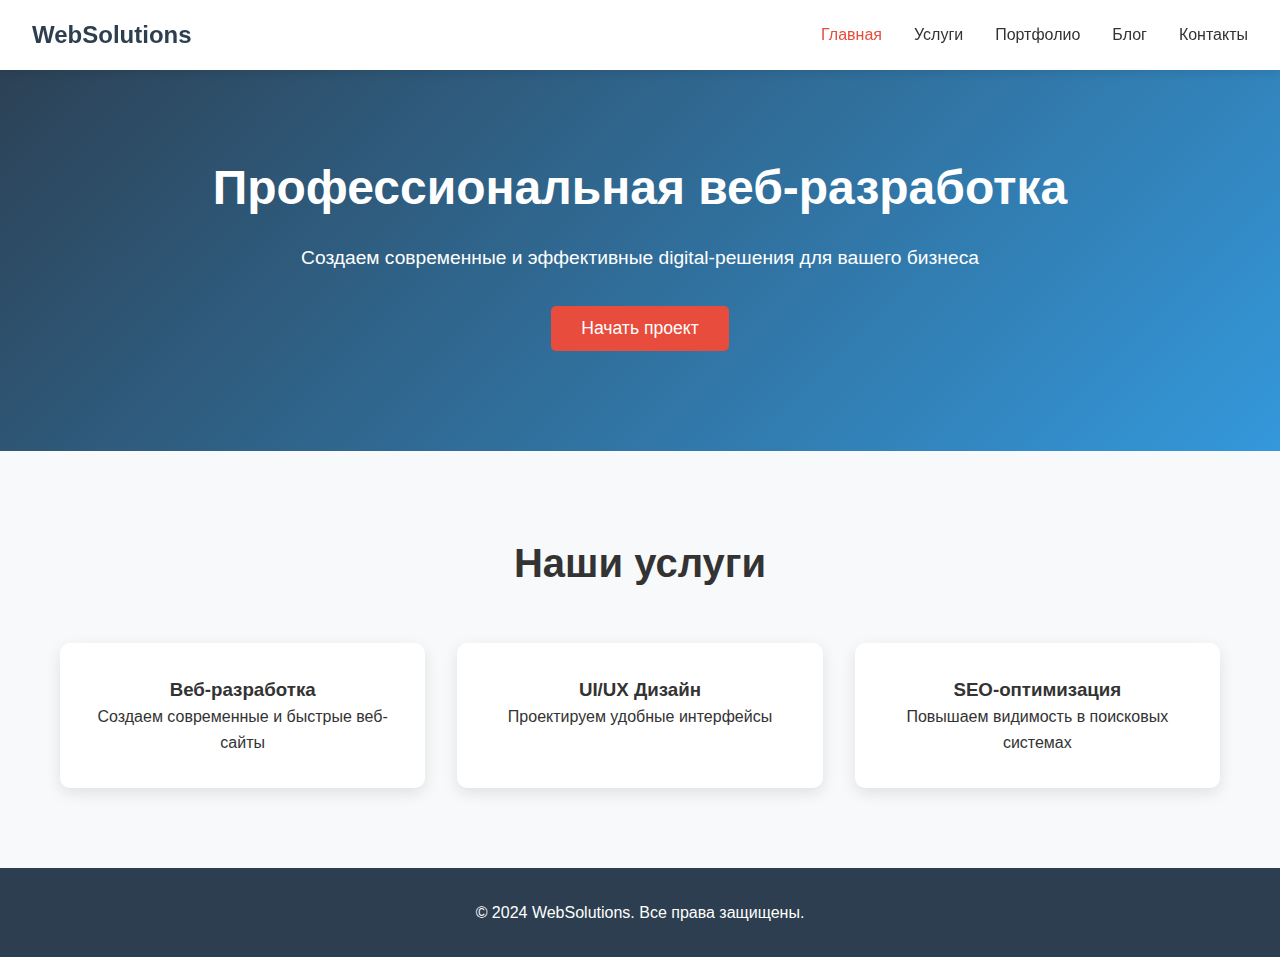
<file: index.html>
<!DOCTYPE html>
<html lang="ru">
<head>
    <link rel="icon" type="image/x-icon" href="data:image/svg+xml,<svg xmlns='http://www.w3.org/2000/svg' viewBox='0 0 100 100'><text y='.9em' font-size='90'>🌐</text></svg>">
    <meta charset="UTF-8">
    <meta name="viewport" content="width=device-width, initial-scale=1.0">
    <title>WebSolutions - IT компания</title>
    <link rel="stylesheet" href="css/style.css">
    <link rel="stylesheet" href="css/responsive.css">
</head>
<body>
    <header class="header">
        <nav class="navbar">
            <div class="nav-brand">
                <h2>WebSolutions</h2>
            </div>
            <ul class="nav-menu">
                <li><a href="index.html" class="active">Главная</a></li>
                <li><a href="services.html">Услуги</a></li>
                <li><a href="portfolio.html">Портфолио</a></li>
                <li><a href="blog.html">Блог</a></li>
                <li><a href="contacts.html">Контакты</a></li>
            </ul>
            <div class="hamburger">
                <span></span>
                <span></span>
                <span></span>
            </div>
        </nav>
    </header>

    <section class="hero">
        <div class="container">
            <h1>Профессиональная веб-разработка</h1>
            <p>Создаем современные и эффективные digital-решения для вашего бизнеса</p>
            <button class="cta-button" onclick="location.href='contacts.html'">Начать проект</button>
        </div>
    </section>

    <section class="services-preview">
        <div class="container">
            <h2>Наши услуги</h2>
            <div class="services-grid">
                <div class="service-card">
                    <h3>Веб-разработка</h3>
                    <p>Создаем современные и быстрые веб-сайты</p>
                </div>
                <div class="service-card">
                    <h3>UI/UX Дизайн</h3>
                    <p>Проектируем удобные интерфейсы</p>
                </div>
                <div class="service-card">
                    <h3>SEO-оптимизация</h3>
                    <p>Повышаем видимость в поисковых системах</p>
                </div>
            </div>
        </div>
    </section>

    <footer class="footer">
        <div class="container">
            <p>&copy; 2024 WebSolutions. Все права защищены.</p>
        </div>
    </footer>

    <script src="js/main.js"></script>
</body>
</html>
</file>
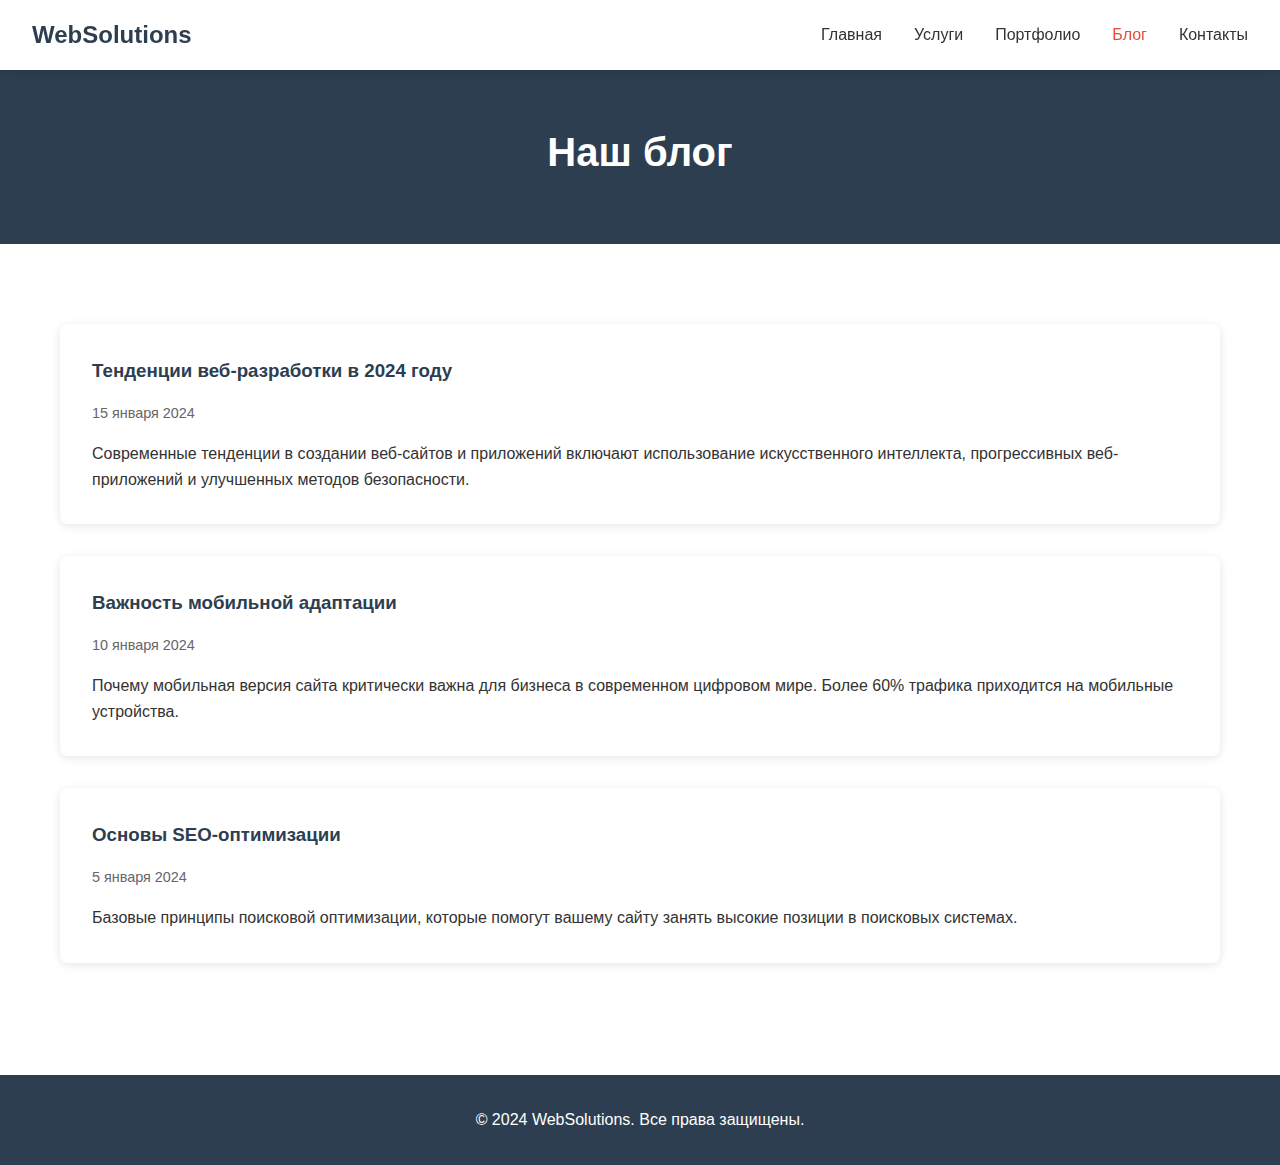
<file: blog.html>
<!DOCTYPE html>
<html lang="ru">
<head>
    <meta charset="UTF-8">
    <meta name="viewport" content="width=device-width, initial-scale=1.0">
    <title>Блог - WebSolutions</title>
    <link rel="stylesheet" href="css/style.css">
    <link rel="stylesheet" href="css/responsive.css">
</head>
<body>
    <header class="header">
        <nav class="navbar">
            <div class="nav-brand">
                <h2>WebSolutions</h2>
            </div>
            <ul class="nav-menu">
                <li><a href="index.html">Главная</a></li>
                <li><a href="services.html">Услуги</a></li>
                <li><a href="portfolio.html">Портфолио</a></li>
                <li><a href="blog.html" class="active">Блог</a></li>
                <li><a href="contacts.html">Контакты</a></li>
            </ul>
            <div class="hamburger">
                <span></span>
                <span></span>
                <span></span>
            </div>
        </nav>
    </header>

    <section class="page-header">
        <div class="container">
            <h1>Наш блог</h1>
        </div>
    </section>

    <section class="blog">
        <div class="container">
            <div class="blog-post">
                <h3>Тенденции веб-разработки в 2024 году</h3>
                <p class="post-date">15 января 2024</p>
                <p>Современные тенденции в создании веб-сайтов и приложений включают использование искусственного интеллекта, прогрессивных веб-приложений и улучшенных методов безопасности.</p>
            </div>
            <div class="blog-post">
                <h3>Важность мобильной адаптации</h3>
                <p class="post-date">10 января 2024</p>
                <p>Почему мобильная версия сайта критически важна для бизнеса в современном цифровом мире. Более 60% трафика приходится на мобильные устройства.</p>
            </div>
            <div class="blog-post">
                <h3>Основы SEO-оптимизации</h3>
                <p class="post-date">5 января 2024</p>
                <p>Базовые принципы поисковой оптимизации, которые помогут вашему сайту занять высокие позиции в поисковых системах.</p>
            </div>
        </div>
    </section>

    <footer class="footer">
        <div class="container">
            <p>&copy; 2024 WebSolutions. Все права защищены.</p>
        </div>
    </footer>

    <script src="js/main.js"></script>
</body>
</html>
</file>
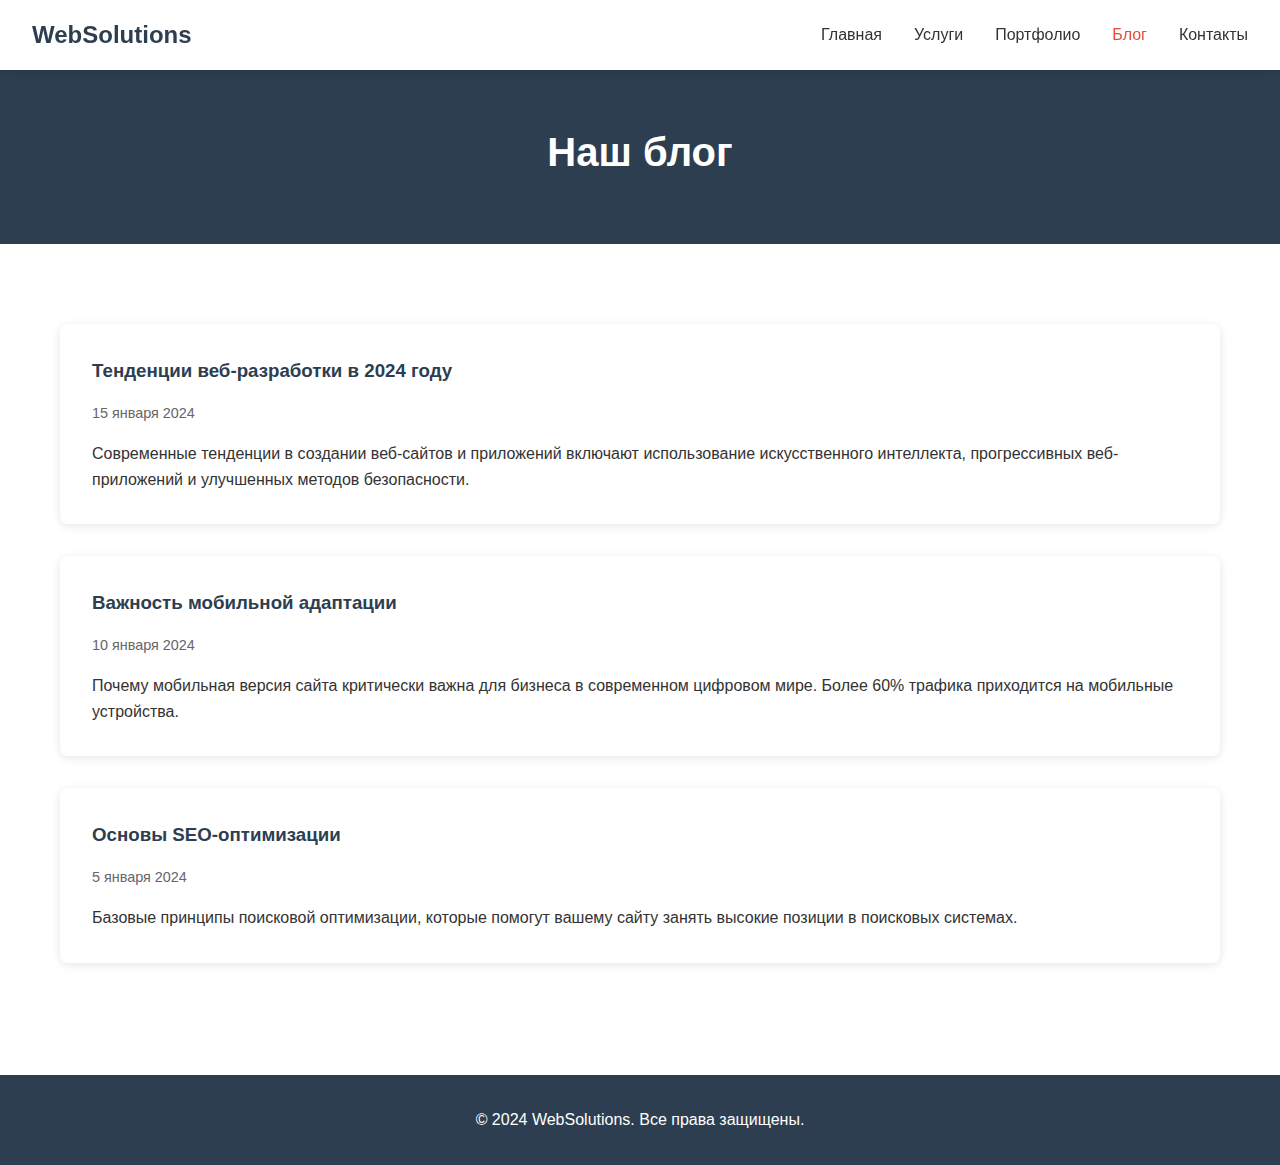
<file: blog.html.html>
<!DOCTYPE html>
<html lang="ru">
<head>
    <meta charset="UTF-8">
    <meta name="viewport" content="width=device-width, initial-scale=1.0">
    <title>Блог - WebSolutions</title>
    <link rel="stylesheet" href="css/style.css">
    <link rel="stylesheet" href="css/responsive.css">
</head>
<body>
    <header class="header">
        <nav class="navbar">
            <div class="nav-brand">
                <h2>WebSolutions</h2>
            </div>
            <ul class="nav-menu">
                <li><a href="index.html">Главная</a></li>
                <li><a href="services.html">Услуги</a></li>
                <li><a href="portfolio.html">Портфолио</a></li>
                <li><a href="blog.html" class="active">Блог</a></li>
                <li><a href="contacts.html">Контакты</a></li>
            </ul>
            <div class="hamburger">
                <span></span>
                <span></span>
                <span></span>
            </div>
        </nav>
    </header>

    <section class="page-header">
        <div class="container">
            <h1>Наш блог</h1>
        </div>
    </section>

    <section class="blog">
        <div class="container">
            <div class="blog-post">
                <h3>Тенденции веб-разработки в 2024 году</h3>
                <p class="post-date">15 января 2024</p>
                <p>Современные тенденции в создании веб-сайтов и приложений включают использование искусственного интеллекта, прогрессивных веб-приложений и улучшенных методов безопасности.</p>
            </div>
            <div class="blog-post">
                <h3>Важность мобильной адаптации</h3>
                <p class="post-date">10 января 2024</p>
                <p>Почему мобильная версия сайта критически важна для бизнеса в современном цифровом мире. Более 60% трафика приходится на мобильные устройства.</p>
            </div>
            <div class="blog-post">
                <h3>Основы SEO-оптимизации</h3>
                <p class="post-date">5 января 2024</p>
                <p>Базовые принципы поисковой оптимизации, которые помогут вашему сайту занять высокие позиции в поисковых системах.</p>
            </div>
        </div>
    </section>

    <footer class="footer">
        <div class="container">
            <p>&copy; 2024 WebSolutions. Все права защищены.</p>
        </div>
    </footer>

    <script src="js/main.js"></script>
</body>
</html>
</file>
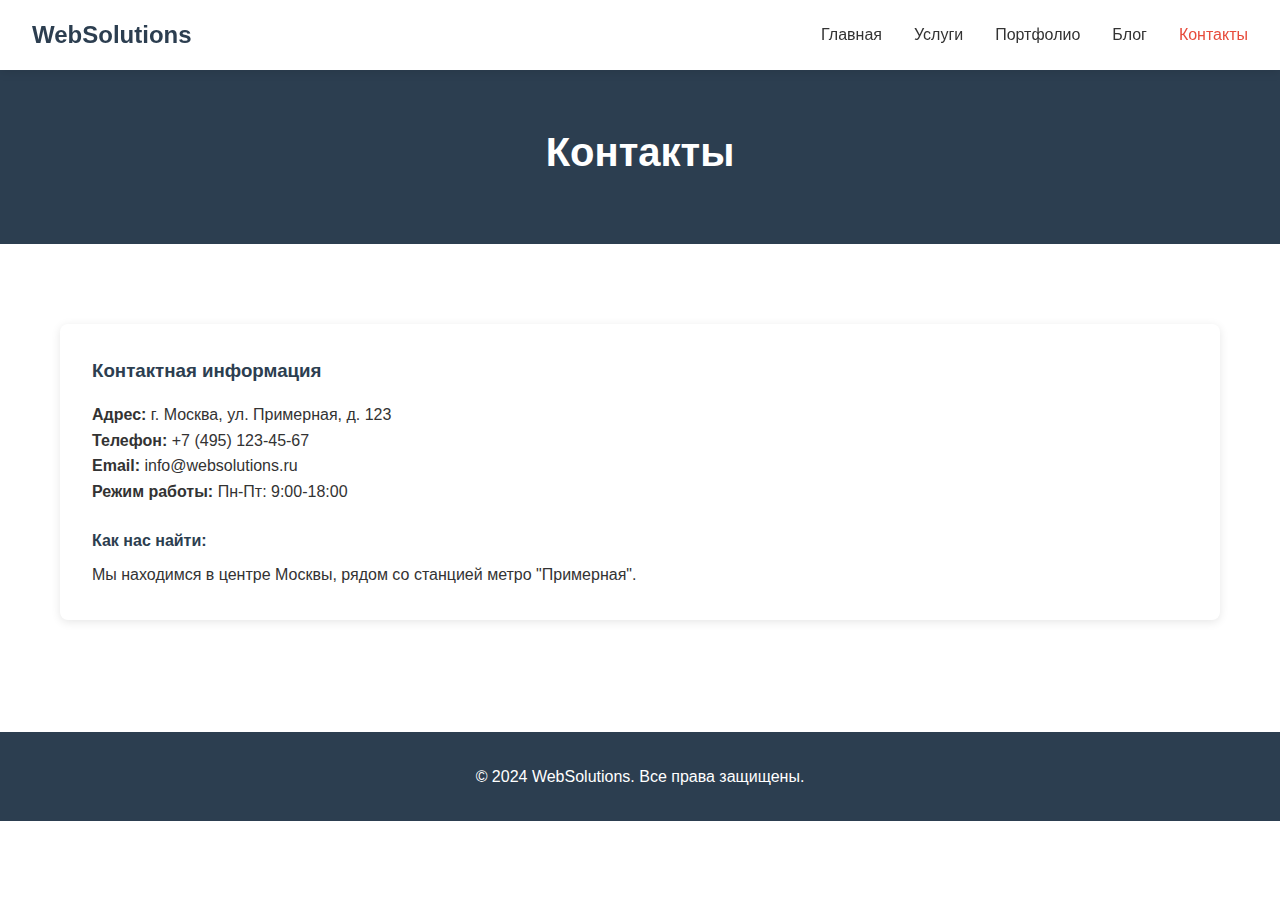
<file: contacts.html>
<!DOCTYPE html>
<html lang="ru">
<head>
    <meta charset="UTF-8">
    <meta name="viewport" content="width=device-width, initial-scale=1.0">
    <title>Контакты - WebSolutions</title>
    <link rel="stylesheet" href="css/style.css">
    <link rel="stylesheet" href="css/responsive.css">
</head>
<body>
    <header class="header">
        <nav class="navbar">
            <div class="nav-brand">
                <h2>WebSolutions</h2>
            </div>
            <ul class="nav-menu">
                <li><a href="index.html">Главная</a></li>
                <li><a href="services.html">Услуги</a></li>
                <li><a href="portfolio.html">Портфолио</a></li>
                <li><a href="blog.html">Блог</a></li>
                <li><a href="contacts.html" class="active">Контакты</a></li>
            </ul>
            <div class="hamburger">
                <span></span>
                <span></span>
                <span></span>
            </div>
        </nav>
    </header>

    <section class="page-header">
        <div class="container">
            <h1>Контакты</h1>
        </div>
    </section>

    <section class="contacts">
        <div class="container">
            <div class="contact-info">
                <h3>Контактная информация</h3>
                <p><strong>Адрес:</strong> г. Москва, ул. Примерная, д. 123</p>
                <p><strong>Телефон:</strong> +7 (495) 123-45-67</p>
                <p><strong>Email:</strong> info@websolutions.ru</p>
                <p><strong>Режим работы:</strong> Пн-Пт: 9:00-18:00</p>
                
                <h4>Как нас найти:</h4>
                <p>Мы находимся в центре Москвы, рядом со станцией метро "Примерная".</p>
            </div>
        </div>
    </section>

    <footer class="footer">
        <div class="container">
            <p>&copy; 2024 WebSolutions. Все права защищены.</p>
        </div>
    </footer>

    <script src="js/main.js"></script>
</body>
</html>
</file>
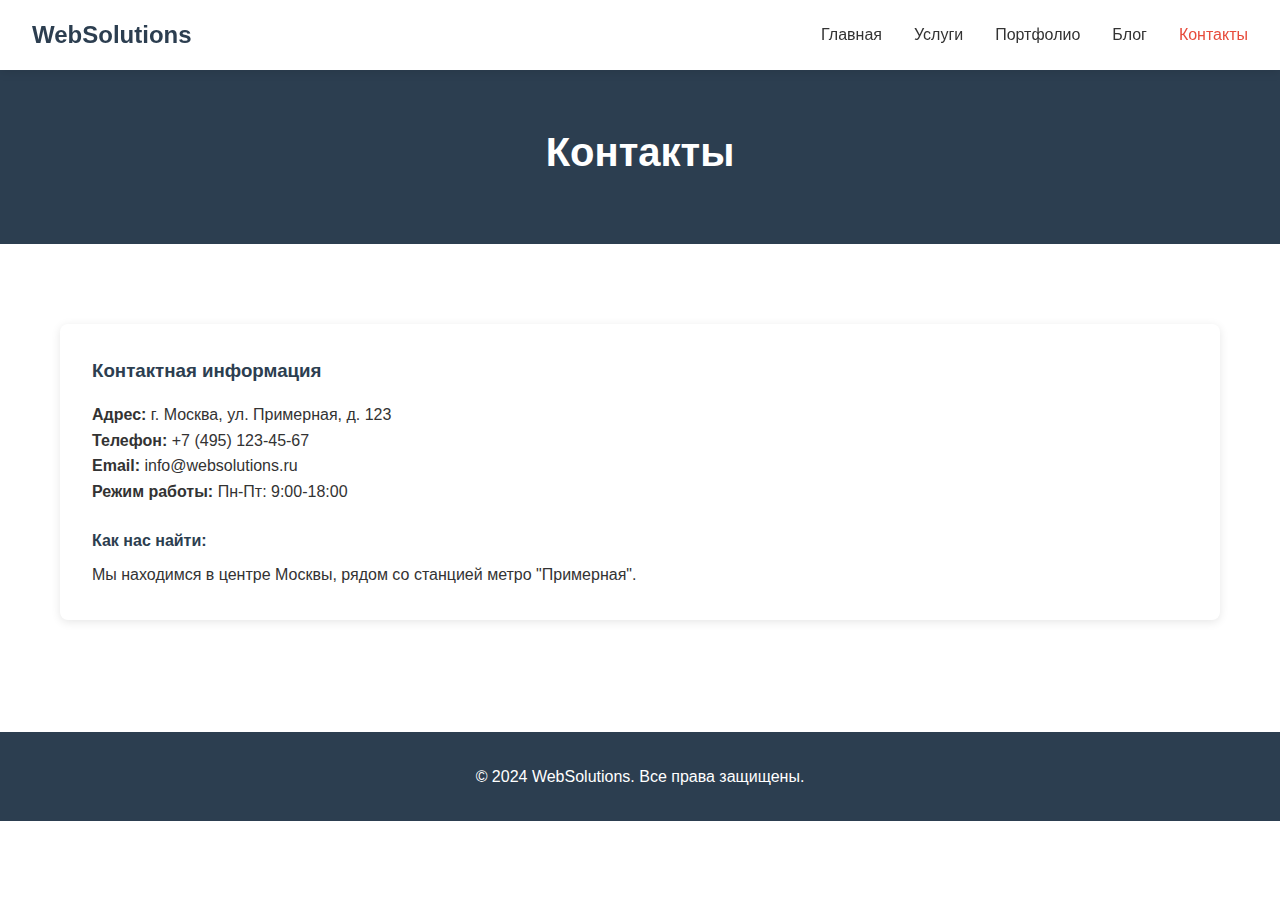
<file: contacts.html.html>
<!DOCTYPE html>
<html lang="ru">
<head>
    <meta charset="UTF-8">
    <meta name="viewport" content="width=device-width, initial-scale=1.0">
    <title>Контакты - WebSolutions</title>
    <link rel="stylesheet" href="css/style.css">
    <link rel="stylesheet" href="css/responsive.css">
</head>
<body>
    <header class="header">
        <nav class="navbar">
            <div class="nav-brand">
                <h2>WebSolutions</h2>
            </div>
            <ul class="nav-menu">
                <li><a href="index.html">Главная</a></li>
                <li><a href="services.html">Услуги</a></li>
                <li><a href="portfolio.html">Портфолио</a></li>
                <li><a href="blog.html">Блог</a></li>
                <li><a href="contacts.html" class="active">Контакты</a></li>
            </ul>
            <div class="hamburger">
                <span></span>
                <span></span>
                <span></span>
            </div>
        </nav>
    </header>

    <section class="page-header">
        <div class="container">
            <h1>Контакты</h1>
        </div>
    </section>

    <section class="contacts">
        <div class="container">
            <div class="contact-info">
                <h3>Контактная информация</h3>
                <p><strong>Адрес:</strong> г. Москва, ул. Примерная, д. 123</p>
                <p><strong>Телефон:</strong> +7 (495) 123-45-67</p>
                <p><strong>Email:</strong> info@websolutions.ru</p>
                <p><strong>Режим работы:</strong> Пн-Пт: 9:00-18:00</p>
                
                <h4>Как нас найти:</h4>
                <p>Мы находимся в центре Москвы, рядом со станцией метро "Примерная".</p>
            </div>
        </div>
    </section>

    <footer class="footer">
        <div class="container">
            <p>&copy; 2024 WebSolutions. Все права защищены.</p>
        </div>
    </footer>

    <script src="js/main.js"></script>
</body>
</html>
</file>
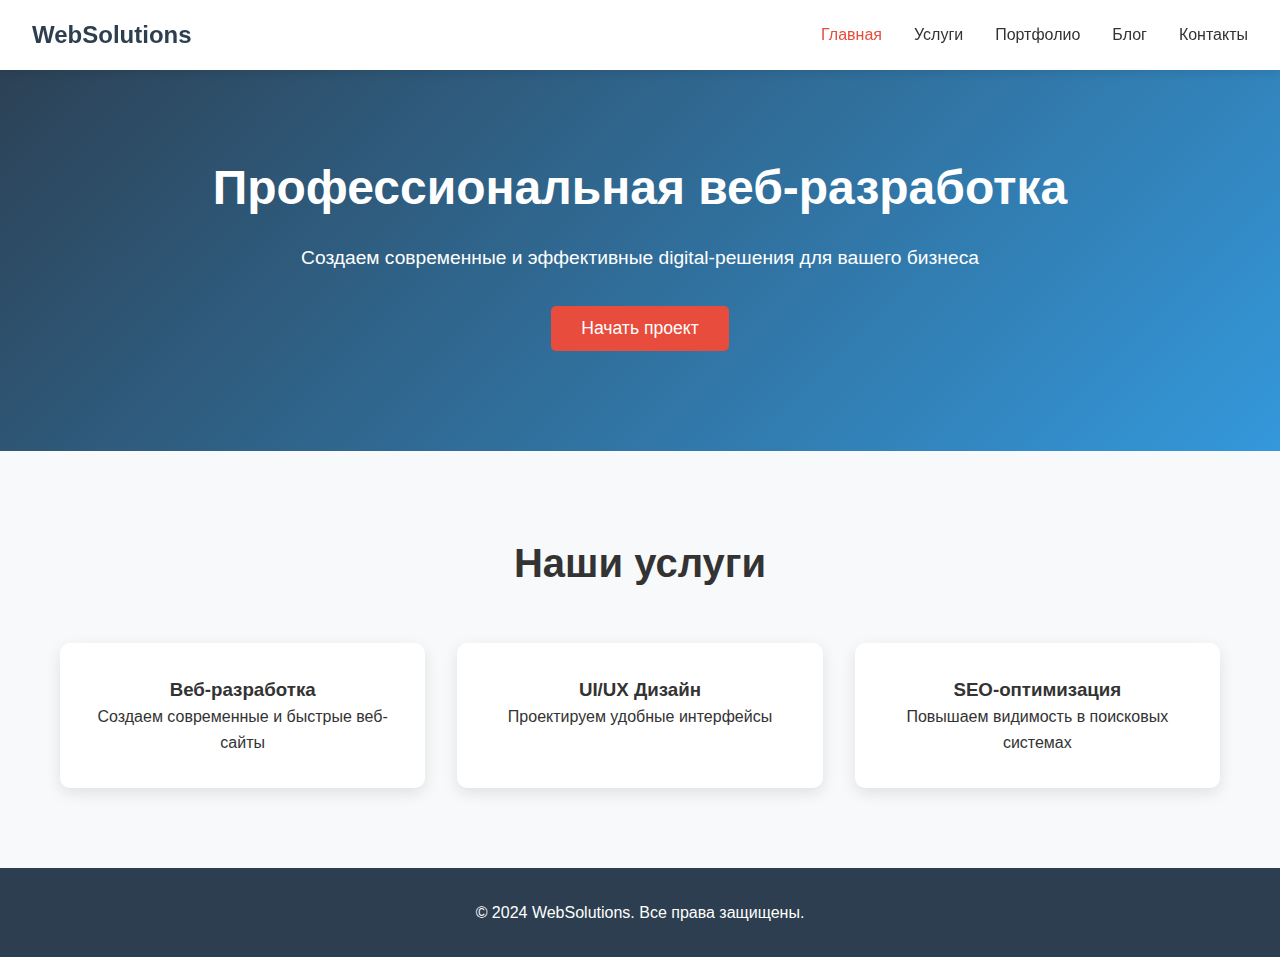
<file: index.html.html>
<!DOCTYPE html>
<html lang="ru">
<head>
    <meta charset="UTF-8">
    <meta name="viewport" content="width=device-width, initial-scale=1.0">
    <title>WebSolutions - IT компания</title>
    <link rel="stylesheet" href="css/style.css">
    <link rel="stylesheet" href="css/responsive.css">
</head>
<body>
    <header class="header">
        <nav class="navbar">
            <div class="nav-brand">
                <h2>WebSolutions</h2>
            </div>
            <ul class="nav-menu">
                <li><a href="index.html" class="active">Главная</a></li>
                <li><a href="services.html">Услуги</a></li>
                <li><a href="portfolio.html">Портфолио</a></li>
                <li><a href="blog.html">Блог</a></li>
                <li><a href="contacts.html">Контакты</a></li>
            </ul>
            <div class="hamburger">
                <span></span>
                <span></span>
                <span></span>
            </div>
        </nav>
    </header>

    <section class="hero">
        <div class="container">
            <h1>Профессиональная веб-разработка</h1>
            <p>Создаем современные и эффективные digital-решения для вашего бизнеса</p>
            <button class="cta-button" onclick="location.href='contacts.html'">Начать проект</button>
        </div>
    </section>

    <section class="services-preview">
        <div class="container">
            <h2>Наши услуги</h2>
            <div class="services-grid">
                <div class="service-card">
                    <h3>Веб-разработка</h3>
                    <p>Создаем современные и быстрые веб-сайты</p>
                </div>
                <div class="service-card">
                    <h3>UI/UX Дизайн</h3>
                    <p>Проектируем удобные интерфейсы</p>
                </div>
                <div class="service-card">
                    <h3>SEO-оптимизация</h3>
                    <p>Повышаем видимость в поисковых системах</p>
                </div>
            </div>
        </div>
    </section>

    <footer class="footer">
        <div class="container">
            <p>&copy; 2024 WebSolutions. Все права защищены.</p>
        </div>
    </footer>

    <script src="js/main.js"></script>
</body>
</html>
</file>
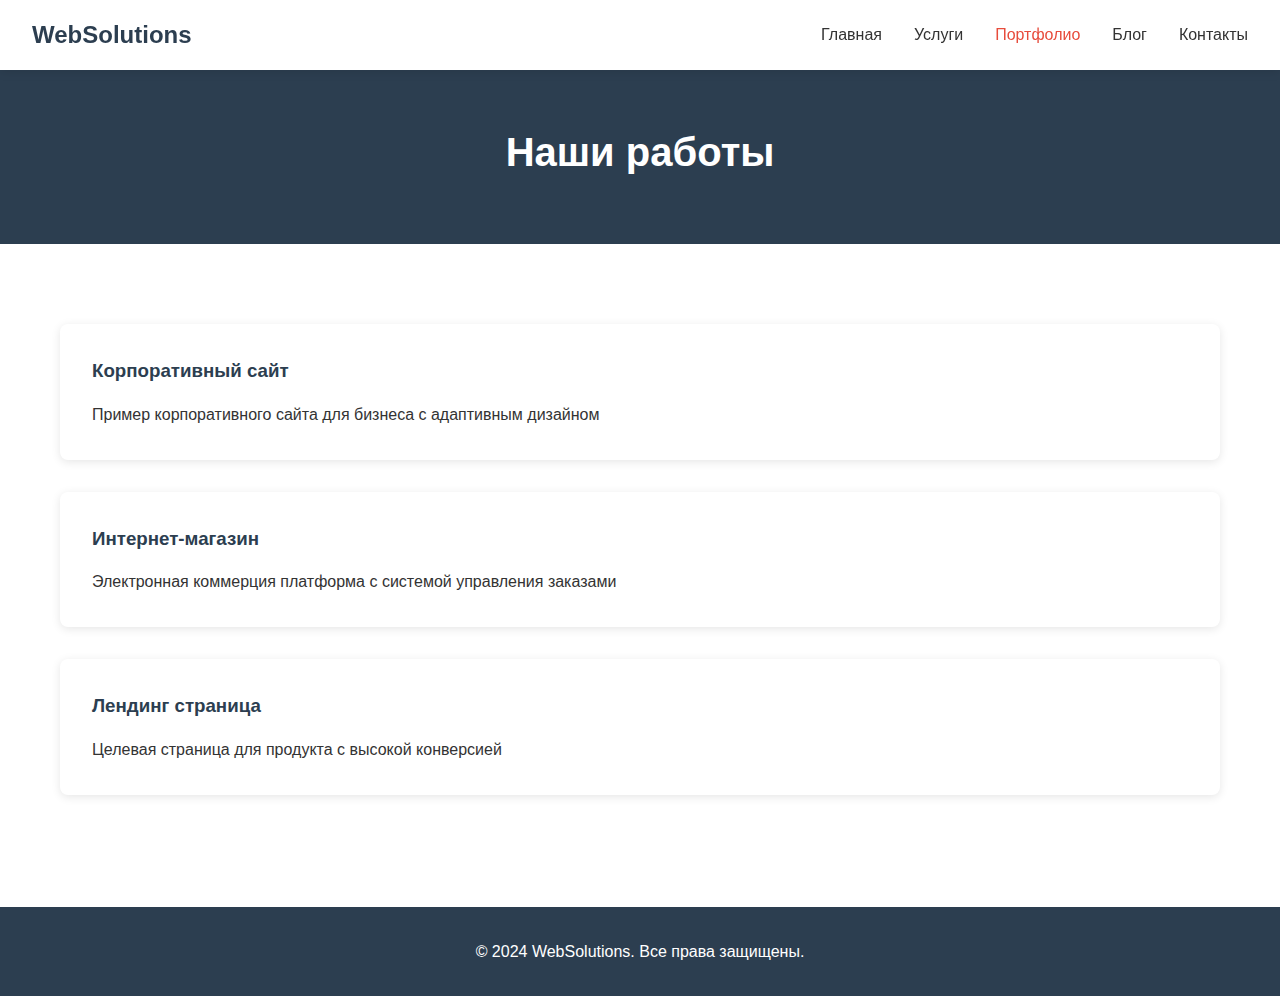
<file: portfolio.html.html>
<!DOCTYPE html>
<html lang="ru">
<head>
    <meta charset="UTF-8">
    <meta name="viewport" content="width=device-width, initial-scale=1.0">
    <title>Портфолио - WebSolutions</title>
    <link rel="stylesheet" href="css/style.css">
    <link rel="stylesheet" href="css/responsive.css">
</head>
<body>
    <header class="header">
        <nav class="navbar">
            <div class="nav-brand">
                <h2>WebSolutions</h2>
            </div>
            <ul class="nav-menu">
                <li><a href="index.html">Главная</a></li>
                <li><a href="services.html">Услуги</a></li>
                <li><a href="portfolio.html" class="active">Портфолио</a></li>
                <li><a href="blog.html">Блог</a></li>
                <li><a href="contacts.html">Контакты</a></li>
            </ul>
            <div class="hamburger">
                <span></span>
                <span></span>
                <span></span>
            </div>
        </nav>
    </header>

    <section class="page-header">
        <div class="container">
            <h1>Наши работы</h1>
        </div>
    </section>

    <section class="portfolio">
        <div class="container">
            <div class="portfolio-item">
                <h3>Корпоративный сайт</h3>
                <p>Пример корпоративного сайта для бизнеса с адаптивным дизайном</p>
            </div>
            <div class="portfolio-item">
                <h3>Интернет-магазин</h3>
                <p>Электронная коммерция платформа с системой управления заказами</p>
            </div>
            <div class="portfolio-item">
                <h3>Лендинг страница</h3>
                <p>Целевая страница для продукта с высокой конверсией</p>
            </div>
        </div>
    </section>

    <footer class="footer">
        <div class="container">
            <p>&copy; 2024 WebSolutions. Все права защищены.</p>
        </div>
    </footer>

    <script src="js/main.js"></script>
</body>
</html>
</file>
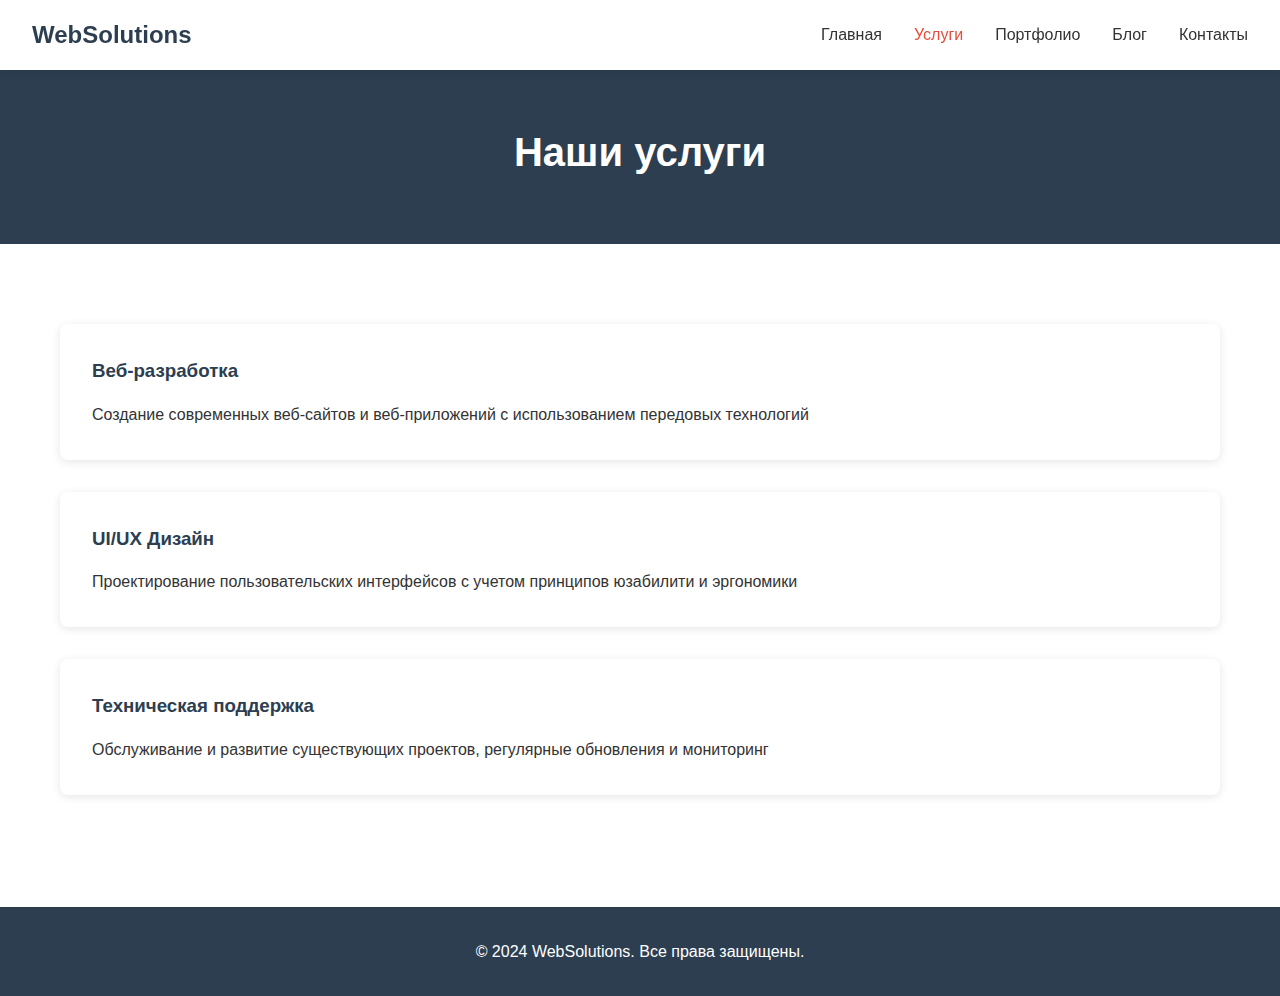
<file: services.html>
<!DOCTYPE html>
<html lang="ru">
<head>
    <meta charset="UTF-8">
    <meta name="viewport" content="width=device-width, initial-scale=1.0">
    <title>Услуги - WebSolutions</title>
    <link rel="stylesheet" href="css/style.css">
    <link rel="stylesheet" href="css/responsive.css">
</head>
<body>
    <header class="header">
        <nav class="navbar">
            <div class="nav-brand">
                <h2>WebSolutions</h2>
            </div>
            <ul class="nav-menu">
                <li><a href="index.html">Главная</a></li>
                <li><a href="services.html" class="active">Услуги</a></li>
                <li><a href="portfolio.html">Портфолио</a></li>
                <li><a href="blog.html">Блог</a></li>
                <li><a href="contacts.html">Контакты</a></li>
            </ul>
            <div class="hamburger">
                <span></span>
                <span></span>
                <span></span>
            </div>
        </nav>
    </header>

    <section class="page-header">
        <div class="container">
            <h1>Наши услуги</h1>
        </div>
    </section>

    <section class="services-detail">
        <div class="container">
            <div class="service-item">
                <h3>Веб-разработка</h3>
                <p>Создание современных веб-сайтов и веб-приложений с использованием передовых технологий</p>
            </div>
            <div class="service-item">
                <h3>UI/UX Дизайн</h3>
                <p>Проектирование пользовательских интерфейсов с учетом принципов юзабилити и эргономики</p>
            </div>
            <div class="service-item">
                <h3>Техническая поддержка</h3>
                <p>Обслуживание и развитие существующих проектов, регулярные обновления и мониторинг</p>
            </div>
        </div>
    </section>

    <footer class="footer">
        <div class="container">
            <p>&copy; 2024 WebSolutions. Все права защищены.</p>
        </div>
    </footer>

    <script src="js/main.js"></script>
</body>
</html>
</file>
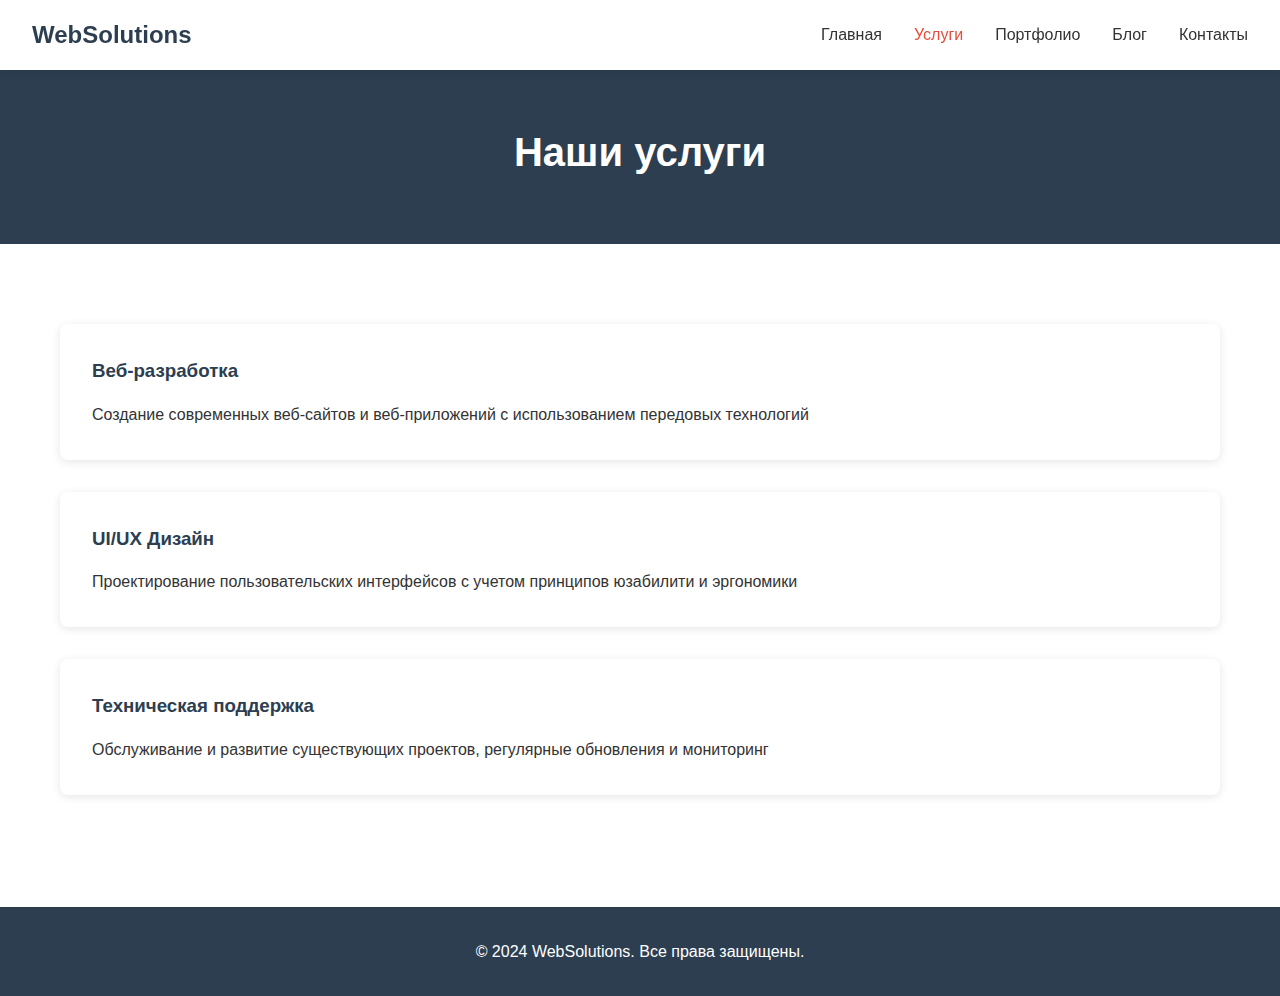
<file: services.html.html>
<!DOCTYPE html>
<html lang="ru">
<head>
    <meta charset="UTF-8">
    <meta name="viewport" content="width=device-width, initial-scale=1.0">
    <title>Услуги - WebSolutions</title>
    <link rel="stylesheet" href="css/style.css">
    <link rel="stylesheet" href="css/responsive.css">
</head>
<body>
    <header class="header">
        <nav class="navbar">
            <div class="nav-brand">
                <h2>WebSolutions</h2>
            </div>
            <ul class="nav-menu">
                <li><a href="index.html">Главная</a></li>
                <li><a href="services.html" class="active">Услуги</a></li>
                <li><a href="portfolio.html">Портфолио</a></li>
                <li><a href="blog.html">Блог</a></li>
                <li><a href="contacts.html">Контакты</a></li>
            </ul>
            <div class="hamburger">
                <span></span>
                <span></span>
                <span></span>
            </div>
        </nav>
    </header>

    <section class="page-header">
        <div class="container">
            <h1>Наши услуги</h1>
        </div>
    </section>

    <section class="services-detail">
        <div class="container">
            <div class="service-item">
                <h3>Веб-разработка</h3>
                <p>Создание современных веб-сайтов и веб-приложений с использованием передовых технологий</p>
            </div>
            <div class="service-item">
                <h3>UI/UX Дизайн</h3>
                <p>Проектирование пользовательских интерфейсов с учетом принципов юзабилити и эргономики</p>
            </div>
            <div class="service-item">
                <h3>Техническая поддержка</h3>
                <p>Обслуживание и развитие существующих проектов, регулярные обновления и мониторинг</p>
            </div>
        </div>
    </section>

    <footer class="footer">
        <div class="container">
            <p>&copy; 2024 WebSolutions. Все права защищены.</p>
        </div>
    </footer>

    <script src="js/main.js"></script>
</body>
</html>
</file>
<file: css/style.css>
/* Base Styles */
:root {
    --primary-color: #2C3E50;
    --secondary-color: #E74C3C;
    --accent-color: #3498DB;
    --text-color: #333;
    --light-bg: #F8F9FA;
    --white: #FFFFFF;
}

* {
    margin: 0;
    padding: 0;
    box-sizing: border-box;
}

body {
    font-family: 'Arial', sans-serif;
    line-height: 1.6;
    color: var(--text-color);
}

.container {
    max-width: 1200px;
    margin: 0 auto;
    padding: 0 20px;
}

/* Header Styles */
.header {
    background: var(--white);
    box-shadow: 0 2px 10px rgba(0,0,0,0.1);
    position: fixed;
    width: 100%;
    top: 0;
    z-index: 1000;
}

.navbar {
    display: flex;
    justify-content: space-between;
    align-items: center;
    padding: 1rem 2rem;
}

.nav-brand h2 {
    color: var(--primary-color);
}

.nav-menu {
    display: flex;
    list-style: none;
    gap: 2rem;
}

.nav-menu a {
    text-decoration: none;
    color: var(--text-color);
    font-weight: 500;
    transition: color 0.3s;
}

.nav-menu a:hover,
.nav-menu a.active {
    color: var(--secondary-color);
}

.hamburger {
    display: none;
    flex-direction: column;
    cursor: pointer;
}

.hamburger span {
    width: 25px;
    height: 3px;
    background: var(--primary-color);
    margin: 3px 0;
    transition: 0.3s;
}

/* Hero Section */
.hero {
    background: linear-gradient(135deg, var(--primary-color), var(--accent-color));
    color: var(--white);
    padding: 150px 0 100px;
    text-align: center;
}

.hero h1 {
    font-size: 3rem;
    margin-bottom: 1rem;
}

.hero p {
    font-size: 1.2rem;
    margin-bottom: 2rem;
}

.cta-button {
    background: var(--secondary-color);
    color: var(--white);
    border: none;
    padding: 12px 30px;
    font-size: 1.1rem;
    border-radius: 5px;
    cursor: pointer;
    transition: background 0.3s;
}

.cta-button:hover {
    background: #C0392B;
}

/* Services Preview */
.services-preview {
    padding: 80px 0;
    background: var(--light-bg);
}

.services-preview h2 {
    text-align: center;
    margin-bottom: 3rem;
    font-size: 2.5rem;
}

.services-grid {
    display: grid;
    grid-template-columns: repeat(auto-fit, minmax(300px, 1fr));
    gap: 2rem;
}

.service-card {
    background: var(--white);
    padding: 2rem;
    border-radius: 10px;
    text-align: center;
    box-shadow: 0 5px 15px rgba(0,0,0,0.1);
    transition: transform 0.3s;
}

.service-card:hover {
    transform: translateY(-5px);
}

/* Page Header */
.page-header {
    background: var(--primary-color);
    color: var(--white);
    padding: 120px 0 60px;
    text-align: center;
}

.page-header h1 {
    font-size: 2.5rem;
}

/* Services Detail */
.services-detail, .portfolio, .blog, .contacts {
    padding: 80px 0;
}

.service-item, .portfolio-item, .blog-post, .contact-info {
    background: var(--white);
    padding: 2rem;
    margin-bottom: 2rem;
    border-radius: 8px;
    box-shadow: 0 2px 10px rgba(0,0,0,0.1);
}

.service-item h3, .portfolio-item h3, .blog-post h3, .contact-info h3 {
    color: var(--primary-color);
    margin-bottom: 1rem;
}

.blog-post .post-date {
    color: #666;
    font-size: 0.9rem;
    margin-bottom: 1rem;
}

.contact-info h4 {
    margin: 1.5rem 0 0.5rem;
    color: var(--primary-color);
}

/* Footer */
.footer {
    background: var(--primary-color);
    color: var(--white);
    text-align: center;
    padding: 2rem 0;
}
/* Социальные ссылки */
.social-links {
    margin-top: 1rem;
}

.social-links a {
    margin: 0 15px;
    color: var(--white);
    text-decoration: none;
    font-weight: 500;
}

.social-links a:hover {
    text-decoration: underline;
}

/* Форма заявки */
.contact-form-section {
    padding: 80px 0;
    background: var(--light-bg);
}

.contact-form-section h2 {
    text-align: center;
    margin-bottom: 2rem;
}

.contact-form {
    max-width: 600px;
    margin: 0 auto;
    background: var(--white);
    padding: 2rem;
    border-radius: 10px;
    box-shadow: 0 5px 15px rgba(0,0,0,0.1);
}

.contact-form input,
.contact-form textarea {
    width: 100%;
    padding: 12px;
    margin-bottom: 1rem;
    border: 1px solid #ddd;
    border-radius: 5px;
    font-size: 1rem;
}

.contact-form button {
    width: 100%;
}

/* Кнопка "Наверх" */
.back-to-top {
    position: fixed;
    bottom: 30px;
    right: 30px;
    background: var(--secondary-color);
    color: var(--white);
    border: none;
    width: 50px;
    height: 50px;
    border-radius: 50%;
    font-size: 1.5rem;
    cursor: pointer;
    display: none;
    z-index: 1000;
    box-shadow: 0 2px 10px rgba(0,0,0,0.2);
}

.back-to-top:hover {
    background: #C0392B;
}
.gallery-section {
    padding: 80px 0;
    background: var(--light-bg);
}

.gallery-section h2 {
    text-align: center;
    margin-bottom: 3rem;
}

.gallery {
    display: grid;
    grid-template-columns: repeat(auto-fit, minmax(300px, 1fr));
    gap: 20px;
    max-width: 1200px;
    margin: 0 auto;
}

.gallery-item {
    cursor: pointer;
    transition: transform 0.3s;
    border-radius: 10px;
    overflow: hidden;
    box-shadow: 0 5px 15px rgba(0,0,0,0.1);
}

.gallery-item:hover {
    transform: scale(1.05);
}

.gallery-item img {
    width: 100%;
    height: 200px;
    object-fit: cover;
    display: block;
}

/* Модальное окно галереи */
.modal {
    display: none;
    position: fixed;
    z-index: 2000;
    left: 0;
    top: 0;
    width: 100%;
    height: 100%;
    background-color: rgba(0,0,0,0.9);
}

.modal-content {
    position: relative;
    margin: auto;
    display: block;
    width: 80%;
    max-width: 700px;
    margin-top: 60px;
}

#modalImage {
    width: 100%;
    height: auto;
}

.close {
    position: absolute;
    top: 15px;
    right: 35px;
    color: #f1f1f1;
    font-size: 40px;
    font-weight: bold;
    cursor: pointer;
    z-index: 2001;
}

.nav-btn {
    position: absolute;
    top: 50%;
    color: #f1f1f1;
    font-size: 40px;
    font-weight: bold;
    cursor: pointer;
    padding: 16px;
    transform: translateY(-50%);
    z-index: 2001;
}

.prev {
    left: 0;
}

.next {
    right: 0;
}

.nav-btn:hover {
    background-color: rgba(0,0,0,0.8);
}

.caption-container {
    text-align: center;
    background-color: rgba(0,0,0,0.8);
    padding: 2px 16px;
    color: white;
    max-width: 700px;
    margin: 0 auto;
}

/* Таймлайн */
.timeline-section {
    padding: 80px 0;
    background: var(--white);
}

.timeline-section h2 {
    text-align: center;
    margin-bottom: 3rem;
}

.timeline {
    position: relative;
    max-width: 800px;
    margin: 0 auto;
}

.timeline::before {
    content: '';
    position: absolute;
    left: 50%;
    top: 0;
    bottom: 0;
    width: 2px;
    background: var(--accent-color);
    transform: translateX(-50%);
}

.timeline-item {
    padding: 20px 0;
    position: relative;
}

.timeline-item:nth-child(odd) .timeline-content {
    margin-left: auto;
    margin-right: 50px;
}

.timeline-item:nth-child(even) .timeline-content {
    margin-left: 50px;
}

.timeline-content {
    background: var(--light-bg);
    padding: 20px;
    border-radius: 8px;
    box-shadow: 0 2px 10px rgba(0,0,0,0.1);
    width: calc(50% - 50px);
    position: relative;
}

.timeline-content::before {
    content: '';
    position: absolute;
    width: 20px;
    height: 20px;
    background: var(--secondary-color);
    border-radius: 50%;
    top: 50%;
    transform: translateY(-50%);
}

.timeline-item:nth-child(odd) .timeline-content::before {
    left: -60px;
}

.timeline-item:nth-child(even) .timeline-content::before {
    right: -60px;
}

.timeline-content h3 {
    color: var(--primary-color);
    margin-bottom: 10px;
}

/* Адаптивность для мобильных */
@media (max-width: 768px) {
    .timeline::before {
        left: 20px;
    }
    
    .timeline-content {
        width: calc(100% - 60px);
        margin-left: 60px !important;
        margin-right: 0 !important;
    }
    
    .timeline-content::before {
        left: -50px !important;
        right: auto !important;
    }
}
</file>
<file: css/responsive.css>
/* Mobile First Approach */
@media (max-width: 768px) {
    .navbar {
        padding: 1rem;
    }
    
    .nav-menu {
        display: none;
        flex-direction: column;
        position: absolute;
        top: 100%;
        left: 0;
        width: 100%;
        background: var(--white);
        box-shadow: 0 2px 10px rgba(0,0,0,0.1);
        padding: 1rem 0;
    }
    
    .nav-menu.active {
        display: flex;
    }
    
    .nav-menu li {
        margin: 0;
        text-align: center;
    }
    
    .nav-menu a {
        display: block;
        padding: 1rem;
    }
    
    .hamburger {
        display: flex;
    }
    
    .hero h1 {
        font-size: 2rem;
    }
    
    .hero p {
        font-size: 1rem;
    }
    
    .services-grid {
        grid-template-columns: 1fr;
    }
    
    .container {
        padding: 0 15px;
    }
}

@media (max-width: 480px) {
    .hero {
        padding: 120px 0 60px;
    }
    
    .hero h1 {
        font-size: 1.8rem;
    }
    
    .services-preview h2,
    .page-header h1 {
        font-size: 2rem;
    }
    
    .service-card, 
    .service-item, 
    .portfolio-item, 
    .blog-post, 
    .contact-info {
        padding: 1.5rem;
    }
}
</file>
